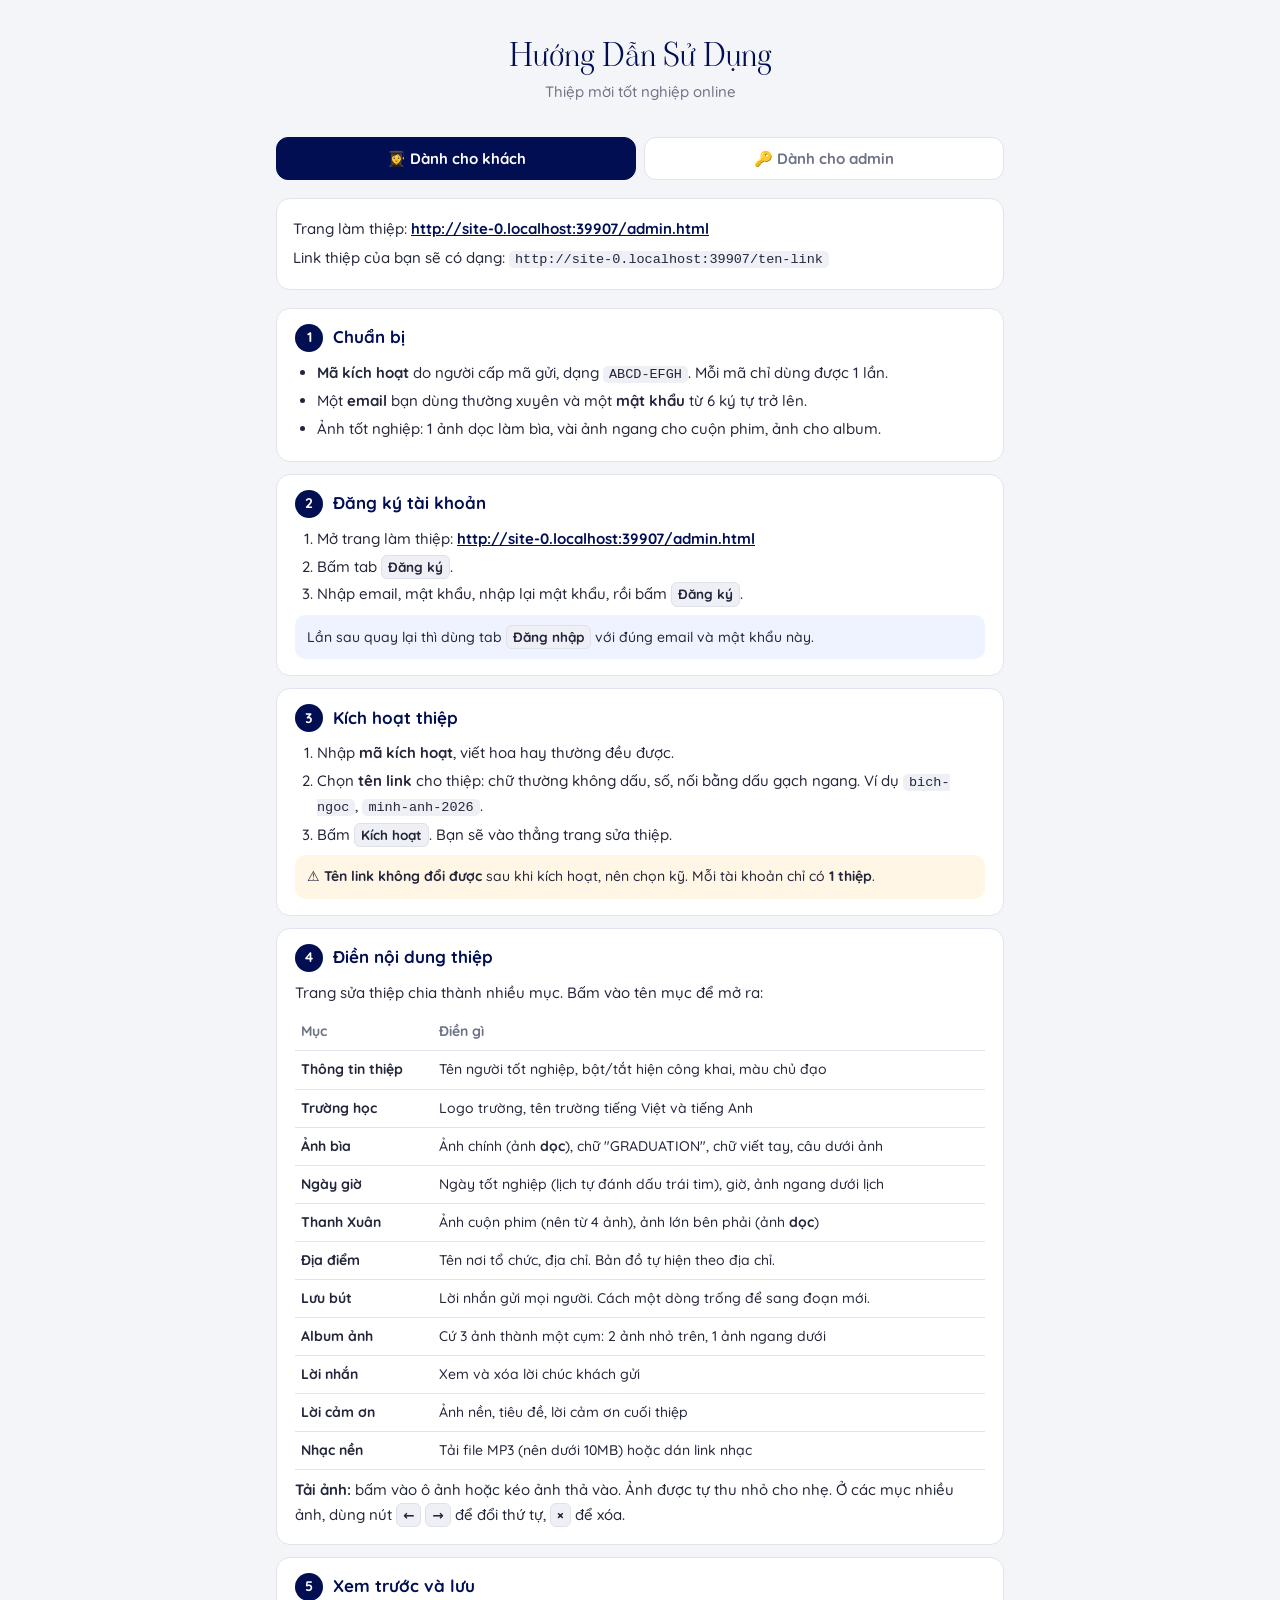
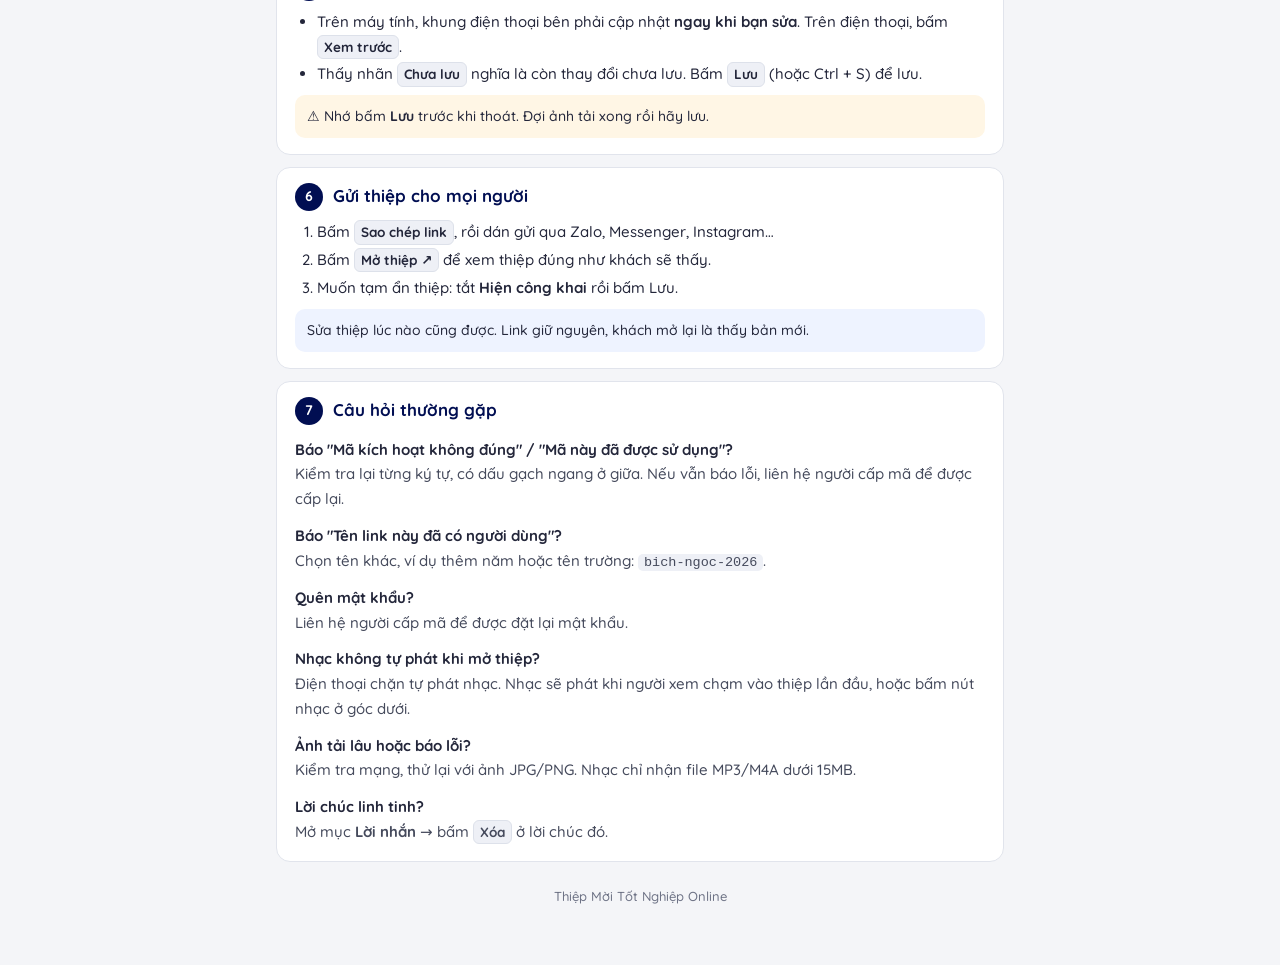
<file: huong-dan.html>
<!doctype html>
<html lang="vi">
<head>
<meta charset="utf-8">
<meta name="color-scheme" content="only light">
<meta name="supported-color-schemes" content="light">
<meta name="darkreader-lock">
<meta name="viewport" content="width=device-width, initial-scale=1">
<title>Hướng Dẫn Sử Dụng</title>
<meta name="description" content="Hướng dẫn làm thiệp mời tốt nghiệp online cho khách và admin">
<link rel="preconnect" href="https://fonts.googleapis.com">
<link rel="preconnect" href="https://fonts.gstatic.com" crossorigin>
<link href="https://fonts.googleapis.com/css2?family=Quicksand:wght@400;500;600;700&family=Viaoda+Libre&display=swap" rel="stylesheet">
<style>
  :root { color-scheme: only light; --accent: #010e52; --ink: #23263a; --muted: #6d7285; --line: #e1e4ec; --bg: #f4f5f8; --card: #fff; --tip: #eef3ff; --warn: #fff6e5; }
  * { box-sizing: border-box; margin: 0; padding: 0; }
  body { background: var(--bg); color: var(--ink); font: 500 15px/1.65 "Quicksand", system-ui, sans-serif; }
  a { color: var(--accent); font-weight: 700; overflow-wrap: anywhere; }
  .wrap { max-width: 760px; margin: 0 auto; padding: 0 16px 60px; }
  header { text-align: center; padding: 36px 16px 22px; }
  header h1 { font: 400 32px/1.2 "Viaoda Libre", serif; color: var(--accent); }
  header p { color: var(--muted); margin-top: 6px; }
  .tabs { position: sticky; top: 0; z-index: 5; background: var(--bg); padding: 10px 0; display: grid; grid-template-columns: 1fr 1fr; gap: 8px; }
  .tabs button { border: 1px solid var(--line); background: #fff; border-radius: 12px; padding: 11px; font: 700 15px "Quicksand", sans-serif; color: var(--muted); cursor: pointer; }
  .tabs button.on { background: var(--accent); border-color: var(--accent); color: #fff; }
  .panel[hidden] { display: none; }
  .links { background: #fff; border: 1px solid var(--line); border-radius: 14px; padding: 14px 16px; margin: 8px 0 18px; }
  .links div { margin: 4px 0; }
  .step { background: var(--card); border: 1px solid var(--line); border-radius: 14px; padding: 16px 18px; margin-bottom: 12px; }
  .step h2 { font: 700 17px/1.4 "Quicksand", sans-serif; color: var(--accent); display: flex; gap: 10px; align-items: baseline; }
  .step h2 .n { flex-shrink: 0; width: 28px; height: 28px; border-radius: 50%; background: var(--accent); color: #fff; display: inline-grid; place-items: center; font-size: 14px; transform: translateY(-1px); }
  .step > *:not(h2) { margin-top: 8px; }
  ol, ul { padding-left: 22px; }
  li { margin: 3px 0; }
  b { font-weight: 700; }
  .ui { display: inline-block; background: #eef0f6; border: 1px solid #dde1ea; border-radius: 6px; padding: 0 6px; font-weight: 700; font-size: 13.5px; white-space: nowrap; }
  code { background: #eef0f6; border-radius: 5px; padding: 1px 6px; font-size: 13.5px; overflow-wrap: anywhere; }
  pre { background: #1d2033; color: #e8ebf5; border-radius: 10px; padding: 12px 14px; overflow-x: auto; font-size: 13px; line-height: 1.5; }
  .tip, .warn { border-radius: 10px; padding: 10px 12px; font-size: 14px; }
  .tip { background: var(--tip); }
  .warn { background: var(--warn); }
  table { width: 100%; border-collapse: collapse; font-size: 14px; }
  th, td { text-align: left; border-bottom: 1px solid var(--line); padding: 7px 6px; vertical-align: top; }
  th { color: var(--muted); font-weight: 700; }
  .faq dt { font-weight: 700; margin-top: 12px; }
  .faq dd { color: #454a5c; }
  footer { text-align: center; color: var(--muted); font-size: 13px; margin-top: 24px; }
</style>
</head>
<body>
<header>
  <h1>Hướng Dẫn Sử Dụng</h1>
  <p>Thiệp mời tốt nghiệp online</p>
</header>

<div class="wrap">
  <div class="tabs" role="tablist">
    <button class="on" data-tab="khach" role="tab">👩‍🎓 Dành cho khách</button>
    <button data-tab="admin" role="tab">🔑 Dành cho admin</button>
  </div>

  <div class="links">
    <div>Trang làm thiệp: <a class="L-admin" href="admin.html">admin.html</a></div>
    <div>Link thiệp của bạn sẽ có dạng: <code class="L-card">…/ten-link</code></div>
  </div>

  <!-- ===================== KHÁCH ===================== -->
  <section class="panel" id="khach">
    <div class="step">
      <h2><span class="n">1</span>Chuẩn bị</h2>
      <ul>
        <li><b>Mã kích hoạt</b> do người cấp mã gửi, dạng <code>ABCD-EFGH</code>. Mỗi mã chỉ dùng được 1 lần.</li>
        <li>Một <b>email</b> bạn dùng thường xuyên và một <b>mật khẩu</b> từ 6 ký tự trở lên.</li>
        <li>Ảnh tốt nghiệp: 1 ảnh dọc làm bìa, vài ảnh ngang cho cuộn phim, ảnh cho album.</li>
      </ul>
    </div>

    <div class="step">
      <h2><span class="n">2</span>Đăng ký tài khoản</h2>
      <ol>
        <li>Mở trang làm thiệp: <a class="L-admin" href="admin.html">admin.html</a></li>
        <li>Bấm tab <span class="ui">Đăng ký</span>.</li>
        <li>Nhập email, mật khẩu, nhập lại mật khẩu, rồi bấm <span class="ui">Đăng ký</span>.</li>
      </ol>
      <p class="tip">Lần sau quay lại thì dùng tab <span class="ui">Đăng nhập</span> với đúng email và mật khẩu này.</p>
    </div>

    <div class="step">
      <h2><span class="n">3</span>Kích hoạt thiệp</h2>
      <ol>
        <li>Nhập <b>mã kích hoạt</b>, viết hoa hay thường đều được.</li>
        <li>Chọn <b>tên link</b> cho thiệp: chữ thường không dấu, số, nối bằng dấu gạch ngang. Ví dụ <code>bich-ngoc</code>, <code>minh-anh-2026</code>.</li>
        <li>Bấm <span class="ui">Kích hoạt</span>. Bạn sẽ vào thẳng trang sửa thiệp.</li>
      </ol>
      <p class="warn">⚠️ <b>Tên link không đổi được</b> sau khi kích hoạt, nên chọn kỹ. Mỗi tài khoản chỉ có <b>1 thiệp</b>.</p>
    </div>

    <div class="step">
      <h2><span class="n">4</span>Điền nội dung thiệp</h2>
      <p>Trang sửa thiệp chia thành nhiều mục. Bấm vào tên mục để mở ra:</p>
      <table>
        <tr><th>Mục</th><th>Điền gì</th></tr>
        <tr><td><b>Thông tin thiệp</b></td><td>Tên người tốt nghiệp, bật/tắt hiện công khai, màu chủ đạo</td></tr>
        <tr><td><b>Trường học</b></td><td>Logo trường, tên trường tiếng Việt và tiếng Anh</td></tr>
        <tr><td><b>Ảnh bìa</b></td><td>Ảnh chính (ảnh <b>dọc</b>), chữ "GRADUATION", chữ viết tay, câu dưới ảnh</td></tr>
        <tr><td><b>Ngày giờ</b></td><td>Ngày tốt nghiệp (lịch tự đánh dấu trái tim), giờ, ảnh ngang dưới lịch</td></tr>
        <tr><td><b>Thanh Xuân</b></td><td>Ảnh cuộn phim (nên từ 4 ảnh), ảnh lớn bên phải (ảnh <b>dọc</b>)</td></tr>
        <tr><td><b>Địa điểm</b></td><td>Tên nơi tổ chức, địa chỉ. Bản đồ tự hiện theo địa chỉ.</td></tr>
        <tr><td><b>Lưu bút</b></td><td>Lời nhắn gửi mọi người. Cách một dòng trống để sang đoạn mới.</td></tr>
        <tr><td><b>Album ảnh</b></td><td>Cứ 3 ảnh thành một cụm: 2 ảnh nhỏ trên, 1 ảnh ngang dưới</td></tr>
        <tr><td><b>Lời nhắn</b></td><td>Xem và xóa lời chúc khách gửi</td></tr>
        <tr><td><b>Lời cảm ơn</b></td><td>Ảnh nền, tiêu đề, lời cảm ơn cuối thiệp</td></tr>
        <tr><td><b>Nhạc nền</b></td><td>Tải file MP3 (nên dưới 10MB) hoặc dán link nhạc</td></tr>
      </table>
      <p><b>Tải ảnh:</b> bấm vào ô ảnh hoặc kéo ảnh thả vào. Ảnh được tự thu nhỏ cho nhẹ. Ở các mục nhiều ảnh, dùng nút <span class="ui">←</span> <span class="ui">→</span> để đổi thứ tự, <span class="ui">×</span> để xóa.</p>
    </div>

    <div class="step">
      <h2><span class="n">5</span>Xem trước và lưu</h2>
      <ul>
        <li>Trên máy tính, khung điện thoại bên phải cập nhật <b>ngay khi bạn sửa</b>. Trên điện thoại, bấm <span class="ui">Xem trước</span>.</li>
        <li>Thấy nhãn <span class="ui">Chưa lưu</span> nghĩa là còn thay đổi chưa lưu. Bấm <span class="ui">Lưu</span> (hoặc Ctrl + S) để lưu.</li>
      </ul>
      <p class="warn">⚠️ Nhớ bấm <b>Lưu</b> trước khi thoát. Đợi ảnh tải xong rồi hãy lưu.</p>
    </div>

    <div class="step">
      <h2><span class="n">6</span>Gửi thiệp cho mọi người</h2>
      <ol>
        <li>Bấm <span class="ui">Sao chép link</span>, rồi dán gửi qua Zalo, Messenger, Instagram…</li>
        <li>Bấm <span class="ui">Mở thiệp ↗</span> để xem thiệp đúng như khách sẽ thấy.</li>
        <li>Muốn tạm ẩn thiệp: tắt <b>Hiện công khai</b> rồi bấm Lưu.</li>
      </ol>
      <p class="tip">Sửa thiệp lúc nào cũng được. Link giữ nguyên, khách mở lại là thấy bản mới.</p>
    </div>

    <div class="step">
      <h2><span class="n">7</span>Câu hỏi thường gặp</h2>
      <dl class="faq">
        <dt>Báo "Mã kích hoạt không đúng" / "Mã này đã được sử dụng"?</dt>
        <dd>Kiểm tra lại từng ký tự, có dấu gạch ngang ở giữa. Nếu vẫn báo lỗi, liên hệ người cấp mã để được cấp lại.</dd>
        <dt>Báo "Tên link này đã có người dùng"?</dt>
        <dd>Chọn tên khác, ví dụ thêm năm hoặc tên trường: <code>bich-ngoc-2026</code>.</dd>
        <dt>Quên mật khẩu?</dt>
        <dd>Liên hệ người cấp mã để được đặt lại mật khẩu.</dd>
        <dt>Nhạc không tự phát khi mở thiệp?</dt>
        <dd>Điện thoại chặn tự phát nhạc. Nhạc sẽ phát khi người xem chạm vào thiệp lần đầu, hoặc bấm nút nhạc ở góc dưới.</dd>
        <dt>Ảnh tải lâu hoặc báo lỗi?</dt>
        <dd>Kiểm tra mạng, thử lại với ảnh JPG/PNG. Nhạc chỉ nhận file MP3/M4A dưới 15MB.</dd>
        <dt>Lời chúc linh tinh?</dt>
        <dd>Mở mục <b>Lời nhắn</b> → bấm <span class="ui">Xóa</span> ở lời chúc đó.</dd>
      </dl>
    </div>
  </section>

  <!-- ===================== ADMIN ===================== -->
  <section class="panel" id="admin" hidden>
    <div class="step">
      <h2><span class="n">1</span>Đăng nhập admin</h2>
      <ol>
        <li>Mở <a class="L-admin" href="admin.html">admin.html</a> → tab <span class="ui">Đăng nhập</span> → email + mật khẩu admin.</li>
        <li>Admin thấy thêm: danh sách <b>tất cả thiệp</b> bên trái (kèm email chủ thiệp), nút <span class="ui">+ Tạo thiệp mới</span>, <span class="ui">🔑 Mã kích hoạt</span>, <span class="ui">Nhân bản</span>, <span class="ui">Xóa</span>.</li>
      </ol>
    </div>

    <div class="step">
      <h2><span class="n">2</span>Cấp thiệp: tạo mã kích hoạt</h2>
      <ol>
        <li>Bấm <span class="ui">🔑 Mã kích hoạt</span>.</li>
        <li>Nhập <b>số lượng mã</b> (1–50 mỗi lần) và <b>ghi chú</b> (tên khách, mã đơn hàng…).</li>
        <li>Bấm <span class="ui">Tạo mã</span>. Tạo 1 mã thì mã tự được sao chép.</li>
        <li>Gửi khách tin nhắn kiểu như sau:</li>
      </ol>
      <pre id="msgTemplate">Cảm ơn bạn đã đặt thiệp 🎓
• Mã kích hoạt: ABCD-EFGH
• Trang làm thiệp: …/admin.html
• Hướng dẫn: …/huong-dan.html
Đăng ký bằng email → nhập mã + chọn tên link → làm thiệp và bấm Lưu.</pre>
    </div>

    <div class="step">
      <h2><span class="n">3</span>Theo dõi mã</h2>
      <ul>
        <li>Trong <span class="ui">🔑 Mã kích hoạt</span>, mỗi mã hiện <b>Chưa dùng</b> hoặc <b>Đã dùng bởi email… · link…</b>.</li>
        <li>Bấm <span class="ui">Sao chép</span> để gửi lại mã. Mã chưa dùng có thể <span class="ui">Xóa</span> (ví dụ khách hủy đơn).</li>
        <li>Mã đã dùng không xóa được, để giữ lịch sử cấp thiệp.</li>
      </ul>
    </div>

    <div class="step">
      <h2><span class="n">4</span>Quản lý thiệp</h2>
      <ul>
        <li>Bấm một thiệp ở danh sách bên trái để sửa hộ khách: đổi chữ, ảnh, nhạc, ẩn/hiện.</li>
        <li><b>Chỉ admin đổi được tên link.</b> Khách muốn đổi thì bạn sửa ô "Tên link" rồi bấm Lưu, sau đó gửi khách link mới.</li>
        <li><span class="ui">+ Tạo thiệp mới</span> để tạo thiệp không cần mã (thiệp của bạn, thiệp tặng…). <span class="ui">Nhân bản</span> để copy nhanh thiệp có sẵn.</li>
        <li><span class="ui">Xóa</span> xóa luôn thiệp và toàn bộ lời chúc. Không khôi phục được.</li>
      </ul>
    </div>

    <div class="step">
      <h2><span class="n">5</span>Hỗ trợ khách quên mật khẩu</h2>
      <p>Vào Supabase → <b>SQL Editor</b> → query mới, dán đoạn dưới (sửa email và mật khẩu mới) → <b>Run</b>, rồi gửi mật khẩu mới cho khách:</p>
      <pre>update auth.users
set encrypted_password = extensions.crypt('MatKhauMoi123', extensions.gen_salt('bf'))
where email = 'email-cua-khach@gmail.com';</pre>
    </div>

    <div class="step">
      <h2><span class="n">6</span>Thêm admin khác (nếu cần)</h2>
      <p>Cho người đó đăng ký tài khoản ở trang admin.html như khách (không cần nhập mã), rồi chạy trong SQL Editor:</p>
      <pre>insert into public.admins (user_id)
select id from auth.users where email = 'email-admin-moi@gmail.com'
on conflict do nothing;</pre>
    </div>

    <div class="step">
      <h2><span class="n">7</span>Lưu ý vận hành</h2>
      <ul>
        <li><b>Supabase miễn phí tự tạm dừng</b> nếu khoảng 1 tuần không ai dùng. Thiệp báo "Không tải được" thì vào supabase.com → project → <b>Restore project</b>. Nên kiểm tra trước các ngày khách gửi thiệp.</li>
        <li>Gói miễn phí: <b>1GB</b> ảnh/nhạc, <b>500MB</b> dữ liệu, khoảng vài trăm thiệp. Xóa thiệp cũ không còn dùng để giải phóng chỗ.</li>
        <li>Đăng ký và kích hoạt chạy được vì đã <b>bật Allow new users to sign up</b> và <b>tắt Confirm email</b> trong Supabase → Authentication → Sign In / Providers. Đừng đổi lại.</li>
        <li>Không bao giờ đưa khóa <b>service_role</b> vào web hay gửi cho ai.</li>
      </ul>
    </div>
  </section>

  <footer>Thiệp Mời Tốt Nghiệp Online</footer>
</div>

<script>
  // Link đúng theo nơi đang mở (GitHub Pages hoặc máy thử)
  const base = location.origin + location.pathname.replace(/[^/]*$/, "");
  document.querySelectorAll(".L-admin").forEach(a => { a.href = base + "admin.html"; a.textContent = base + "admin.html"; });
  document.querySelectorAll(".L-card").forEach(c => (c.textContent = base + "ten-link"));
  const msg = document.getElementById("msgTemplate");
  msg.textContent = msg.textContent.replace("…/admin.html", base + "admin.html").replace("…/huong-dan.html", base + "huong-dan.html");

  // Tab khách / admin, nhớ theo #admin trên link
  function show(tab) {
    document.querySelectorAll(".tabs button").forEach(b => b.classList.toggle("on", b.dataset.tab === tab));
    document.querySelectorAll(".panel").forEach(p => (p.hidden = p.id !== tab));
  }
  document.querySelector(".tabs").addEventListener("click", e => {
    const b = e.target.closest("[data-tab]");
    if (!b) return;
    show(b.dataset.tab);
    history.replaceState(null, "", b.dataset.tab === "admin" ? "#admin" : location.pathname);
  });
  if (location.hash === "#admin") show("admin");
</script>
</body>
</html>
</file>
